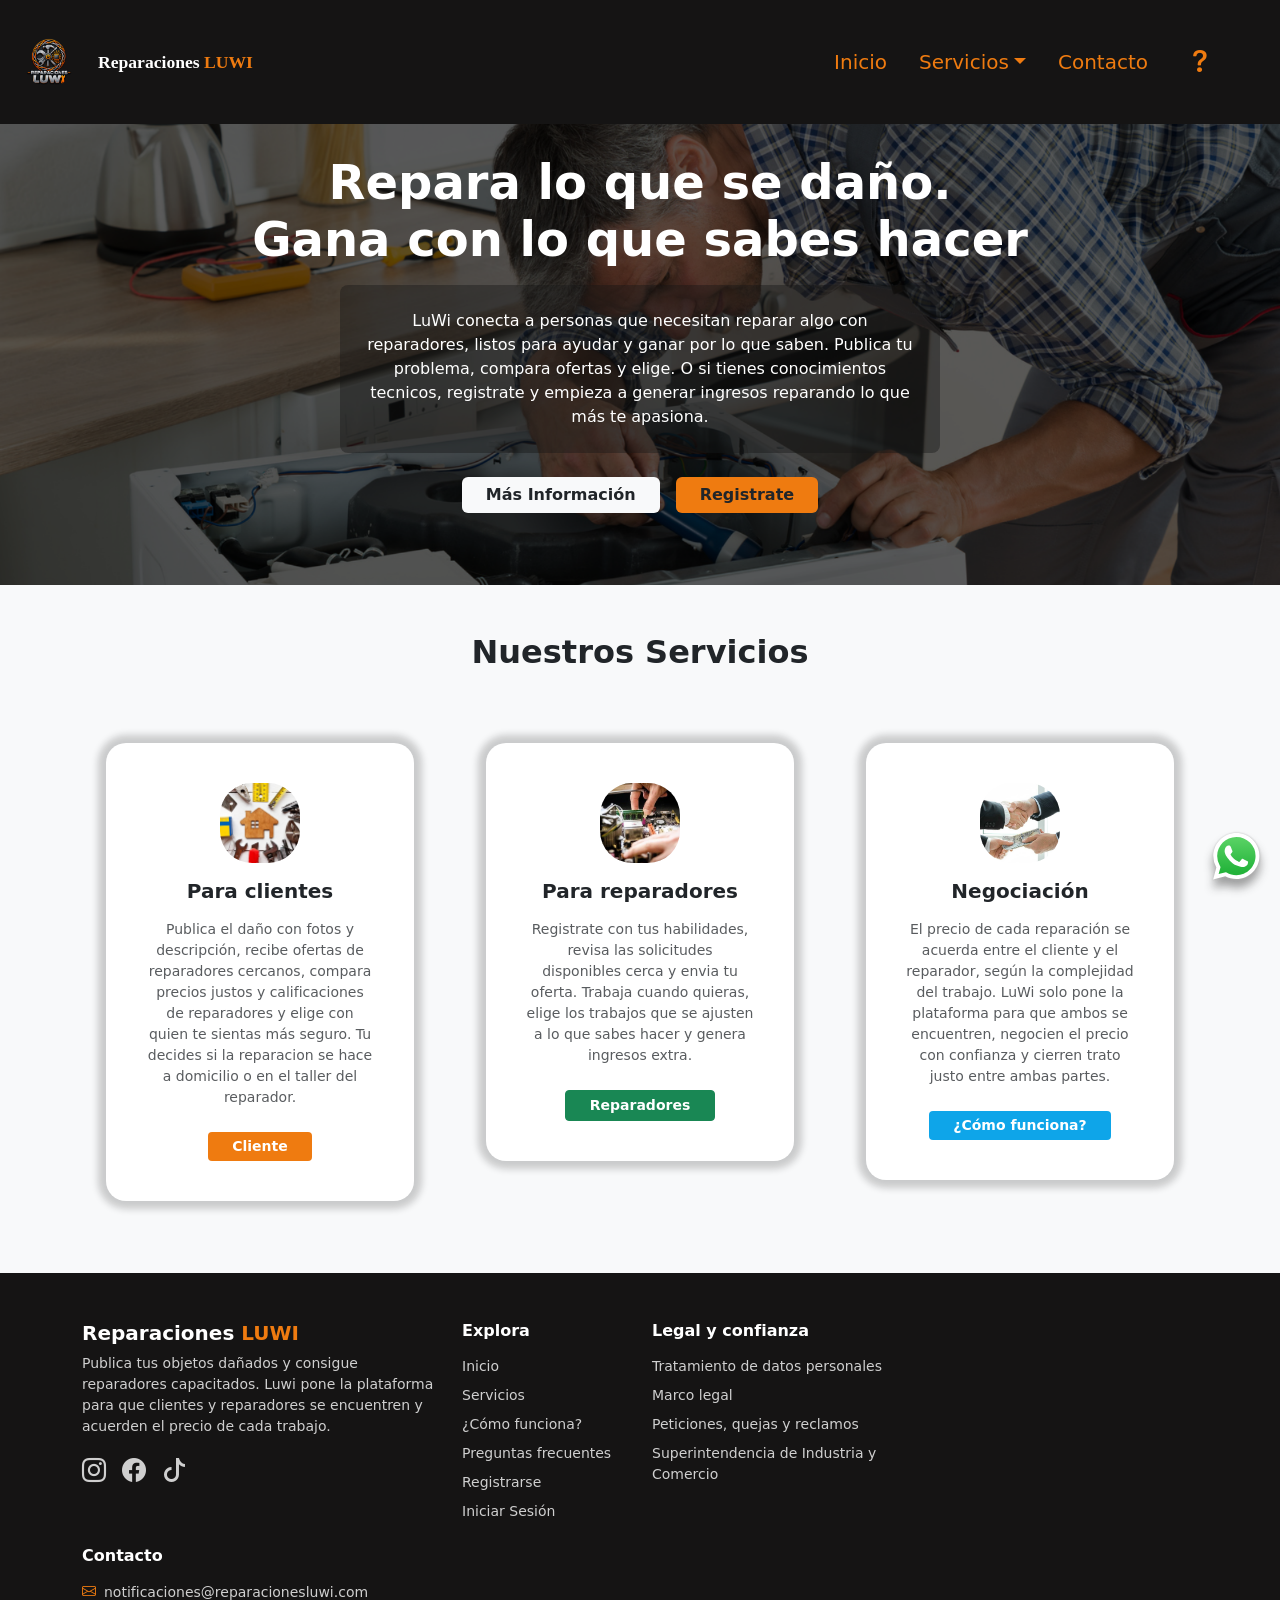
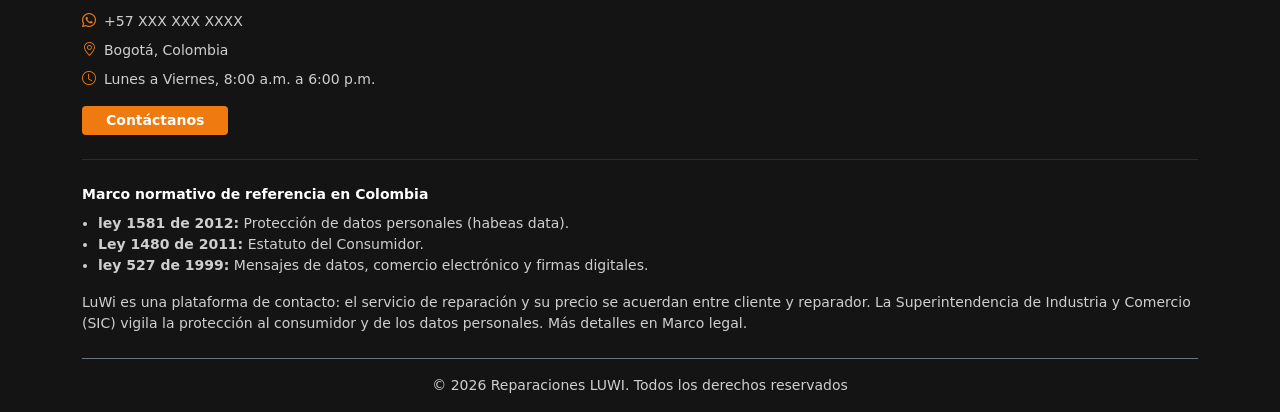
<file: index.html>
<!DOCTYPE html>
<html lang="es-CO">
    <head>
        <meta charset="UTF-8">
        <meta name="viewport" content="width=device-width, initial-scale=1.0">
        <title>Reparaciones LuWi</title>
        <!-- Bootstrap 5 CSS CDN -->
        <link href="https://cdn.jsdelivr.net/npm/bootstrap@5.3.3/dist/css/bootstrap.min.css" rel="stylesheet">
        <!-- Bootstrap Icons (Mantenido por si necesitas iconos en otro lado, como la lupa) -->
        <link href="https://cdn.jsdelivr.net/npm/bootstrap-icons@1.11.3/font/bootstrap-icons.min.css" rel="stylesheet">
        <!--Estilos personalizados-->
        <link href="/styles/styleIndex.css" rel="stylesheet">
        <link href = "/Imagenes/logoLUWI.png" rel = "icon">
    </head>
    <body class="bg-light">
        <!-- Header / Navbar -->
        <header class="text-white px-4 py-3 d-flex justify-content-between align-items-center fixed-top">
            <a href="index.html" class="navbar-brand text-white fw-bold d-flex align-items-center gap-4 text-decoration-none" id = "linkPrincipal">
                <img src="Imagenes/logoPrincipalLuwi.png" alt="Logo DevStudio" width="50" height="50" class="rounded-circle object-fit-cover" onerror="this.style.display='none'">
                        <div>Reparaciones <span class="textNaranjas">LUWI</span></div>
            </a>
            <nav class="navbar navbar-expand-lg navbar-dark">
                <div class="container-fluid">
                    <button class="navbar-toggler" type="button" data-bs-toggle="offcanvas" data-bs-target="#menuMoviles">
                        <span class="navbar-toggler-icon"></span>
                    </button>
                    <section class="offcanvas offcanvas-start bg-black" id="menuMoviles" tabindex="-1">
                        <div class="offcanvas-header m-2" data-bs-theme="dark">
                            <h5 class="offcanvas-title text-white fw-bold">Reparaciones <span class="textNaranjas">LUWI</span></h5>
                            <button class="btn-close" type="button" aria-label="Close" data-bs-dismiss="offcanvas"></button>
                        </div>
                        <div class="offcanvas-body d-flex flex-column justify-content-between px-0 m-md-2">
                            <ul class="navbar-nav fs-5 justify-content-evenly align-items-lg-center">
                                <li class="nav-item p-3 py-md-1">
                                    <a href="#sect-hero" class="text-decoration-none enlacesNav">Inicio</a>
                                </li>
                                <li class="nav-item p-3 py-md-1 dropdown">
                                    <a href="#services" class="text-decoration-none enlacesNav dropdown-item dropdown-toggle" id="servicios" data-bs-toggle="dropdown" >Servicios</a>
                                    <ul class="dropdown-menu dropdown-menu-dark" aria-labelledby="servicios">
                                        <li class="mb-2">
                                            <a href="pages/registroUser.html" class="dropdown-item text-decoration-none enlacesNav">Registrarse</a>
                                        </li>
                                        <li class="mb-2">
                                            <a href="pages/login.html" class="dropdown-item text-decoration-none enlacesNav">Iniciar Sesión</a>
                                        </li>
                                    </ul>

                                </li>
                                <li class="nav-item p-3 py-md-1">
                                    <a href="#contact" class="text-decoration-none enlacesNav">Contacto</a>
                                </li>
                                <li class="nav-item">
                                    <a href="pages/moreInfo.html#preguntas" id="preguntas-frecuentes" aria-label="Preguntas frecuentes" title="Preguntas frecuentes">
                                        <i class="bi bi-question p-3 py-md-1 enlace-naranja fs-1" style="cursor: pointer;"></i>
                                    </a>
                                </li>
                            </ul>
                        </div>
                    </section>
                </div>
            </nav>
        </header>

        <!-- Hero Section -->
        <section class="text-white text-center py-5 px-3" id="sect-hero">
            <div class="container py-4" >
                <h1 class="fw-bold display-5 mb-3">Repara lo que se daño.<br>Gana con lo que sabes hacer</h1>
                <p class="text-tertiary mx-auto mb-4 bg-text p-4 rounded-3" style="max-width: 600px;">
                    LuWi conecta a personas que necesitan reparar algo con reparadores, listos para ayudar y ganar por lo que saben. Publica tu problema, compara ofertas y elige. O si tienes conocimientos tecnicos, registrate y empieza a generar ingresos reparando lo que más te apasiona.
                </p>
                <div class="d-flex justify-content-center gap-3">
                    <a href="pages/moreInfo.html" class="btn btn-outline-dark btn-light px-4 fw-semibold btn-tertiary">Más Información</a>
                    <a href="pages/registroUser.html" class="btn btn-outline-dark px-4 fw-semibold d-flex align-items-center btn-primary">Registrate</a>
                </div>
            </div>
        </section>

        <!-- Services Section -->
        <section class="container py-5 text-center" id="services">
            <h2 class="fw-bold mb-5 text-dark">Nuestros Servicios</h2>
            <div class="row g-4 justify-content-center align-items-start">
                
                <!-- Tarjeta 1: Para clientes -->
                <div class="col-md-4">
                    <div class="h-100 p-4 text-center">
                        <div class="card-body d-flex flex-column align-items-center">
                            <!-- IMAGEN LOCAL: Clientes -->
                            <img src="/Imagenes/imgClientes.jpg" alt="Clientes" class="img-fluid mb-3 rounded-5" style="width: 80px; height: 80px; object-fit: contain;">
                            <h3 class="h5 fw-bold mb-3">Para clientes</h3>
                            <p class="text-muted small mb-4">Publica el daño con fotos y descripción, recibe ofertas de reparadores cercanos, compara precios justos y calificaciones de reparadores y elige con quien te sientas más seguro. Tu decides si la reparacion se hace a domicilio o en el taller del reparador.</p>
                            <a href="pages/registroUser.html?rol=CLIENTE" class="btn btn-primary btn-sm mt-auto px-4 fw-semibold">Cliente</a>
                        </div>
                    </div>
                </div>

                <!-- Tarjeta 2: Para Reparadores -->
                <div class="col-md-4">
                    <div class="h-100 p-4 text-center">
                        <div class="card-body d-flex flex-column align-items-center">
                            <!-- IMAGEN LOCAL: Reparadores -->
                            <img src="Imagenes/imgReparador.jpg" alt="Reparador" class="img-fluid mb-3 rounded-5" style="width: 80px; height: 80px; object-fit: contain;">
                            
                            <h3 class="h5 fw-bold mb-3">Para reparadores</h3>
                            <p class="text-muted small mb-4">Registrate con tus habilidades, revisa las solicitudes disponibles cerca y envia tu oferta. Trabaja cuando quieras, elige los trabajos que se ajusten a lo que sabes hacer y genera ingresos extra.</p>
                            <a href="pages/registroUser.html?rol=REPARADOR" class="btn btn-success btn-sm mt-auto px-4 fw-semibold">Reparadores</a>
                        </div>
                    </div>
                </div>

                <!-- Tarjeta 3: Negociación directa -->
                <div class="col-md-4">
                    <div class="h-100 p-4 text-center">
                        <div class="card-body d-flex flex-column align-items-center">
                            <!-- IMAGEN LOCAL: Negociación -->
                            <img src="Imagenes/imgNegociacion.jpg" alt="Negociación" class="img-fluid mb-3 rounded-5" style="width: 80px; height: 80px; object-fit: contain;">
                            
                            <h3 class="h5 fw-bold mb-3">Negociación</h3>
                            <p class="text-muted small mb-4">El precio de cada reparación se acuerda entre el cliente y el reparador, según la complejidad del trabajo. LuWi solo pone la plataforma para que ambos se encuentren, negocien el precio con confianza y cierren trato justo entre ambas partes.</p>
                            <a href="pages/moreInfo.html#como-funciona" class="btn btn-info text-white btn-sm mt-auto px-4 fw-semibold">¿Cómo funciona?</a>
                        </div>
                    </div>
                </div>

            </div>
        </section>

        
        <footer class="footer-luwi pt-5 pb-3" id="contact">
            <div class="container">
                <div class="row g-4">
                    <div class="col-12 col md-6 col-lg-4">
                        <h3 class="h5 fw-bold text-white mb-2">Reparaciones <span class="textNaranjas">LUWI</span></h3>
                        <p class="small mb-3">Publica tus objetos dañados y consigue reparadores capacitados. Luwi pone la plataforma para que clientes y reparadores se encuentren y acuerden el precio de cada trabajo.</p>
                        <div class="d-flex gap-3 fs-4">
                            <a href="#" aria-label="Instagram">
                                <i class="bi bi-instagram"></i>
                            </a>
                            <a href="#" aria-label="Facebook">
                                <i class="bi bi-facebook"></i>
                            </a>
                            <a href="#" aria-label="Tiktok">
                                <i class="bi bi-tiktok"></i>
                            </a>
                        </div>
                    </div>
                    <div class="col-6 col-md-3 col-lg-2">
                        <h4 class="h6 fw-bold text-white mb-3">Explora</h4>
                        <ul class="list-unstyled small mb-0 d-grid gap-2">
                            <li><a href="#sect-hero">Inicio</a></li>
                            <li><a href="#services">Servicios</a></li>
                            <li><a href="pages/moreInfo.html#como-funciona">¿Cómo funciona?</a></li>
                            <li><a href="pages//moreInfo.html#preguntas">Preguntas frecuentes</a></li>
                            <li><a href="pages/registroUser.html">Registrarse</a></li>
                            <li><a href="pages/login.html">Iniciar Sesión</a></li>
                        </ul>
                    </div>

                    <div class="col-6 col-md-3 col-lg-3">
                        <h4 class="h6 fw-bold text-white mb-3">Legal y confianza</h4>
                        <ul class="list-unstyled small mb-0 d-grid gap-2">
                            <li><a href="pages/moreInfo.html#datos">Tratamiento de datos personales</a></li>
                            <li><a href="pages/moreInfo.html#marco-legal">Marco legal</a></li>
                            <li><a href="pages/moreInfo.html#contacto">Peticiones, quejas y reclamos</a></li>
                            <li><a href="https://www.sic.gov.co" target="_blank" rel="noopener noreferrer">Superintendencia de Industria y Comercio</a></li>
                        </ul>
                    </div>

                    <div class="col-12 col-md-6 col-lg3">
                        <h4 class="h6 fw-bold text-white mb-3">Contacto</h4>
                        <ul class="list-unstyled small mb-3 d-grid gap-2">
                            <li><i class="bi bi-envelope me-2 textNaranjas"></i><a href="mailto:notificaciones@reparacionesluwi.com">notificaciones@reparacionesluwi.com</a></li>
                            <li><i class="bi bi-whatsapp me-2 textNaranjas"></i><a href="https://wa.me/57XXXXXXXXXX" target="_blank" rel="noopener noreferrer">+57 XXX XXX XXXX</a></li>
                            <li><i class="bi bi-geo-alt me-2 textNaranjas"></i>Bogotá, Colombia</li>
                            <li><i class="bi bi-clock me-2 textNaranjas"></i>Lunes a Viernes, 8:00 a.m. a 6:00 p.m.</li>
                        </ul>
                        <a href="mailto:notificaciones@reparacionesluwi.com" class="btn btn-primary btn-sm px-4 fw-semibold">Contáctanos</a>
                    </div>
                </div>

                <hr class="border-secondary my-4">

                <div class="small">
                    <p class="fw-semibold text-white mb-2">Marco normativo de referencia en Colombia</p>
                    <ul class="mb-3 ps-3">
                        <li><strong>ley 1581 de 2012:</strong> Protección de datos personales (habeas data).</li>
                        <li><strong>Ley 1480 de 2011:</strong> Estatuto del Consumidor.</li>
                        <li><strong>ley 527 de 1999:</strong> Mensajes de datos, comercio electrónico y firmas digitales.</li>
                    </ul>
                    <p class="mb-0">
                        LuWi es una plataforma de contacto: el servicio de reparación y su precio se acuerdan entre
                        cliente y reparador. La Superintendencia de Industria y Comercio (SIC) vigila la protección
                        al consumidor y de los datos personales. Más detalles en
                        <a href="pages/moreInfo.html#marco-legal" class="textNaranjas">Marco legal</a>.
                    </p>
                </div>
                <p class="text-center small mb-0 mt-4 pt-3 border-top border-secondary">&COPY 2026 Reparaciones LUWI. Todos los derechos reservados</p>
            </div>
            <a href="https://wa.me/57XXXXXXXXXX" class="d-flex position-fixed bottom-0 end-0 m-3" target="_blank" rel="noopener noreferrer" aria-label="Escríbenos por WhatsApp">
                <img src="/Imagenes/WhatsApp.svg" alt="WhatsApp" width="55px" id = "img-whatsapp">
            </a>
        </footer>
        
        <!-- Bootstrap 5 JS Bundle CDN -->
        <script src="https://cdn.jsdelivr.net/npm/bootstrap@5.3.3/dist/js/bootstrap.bundle.min.js"></script>
    </body>
</html>
</file>
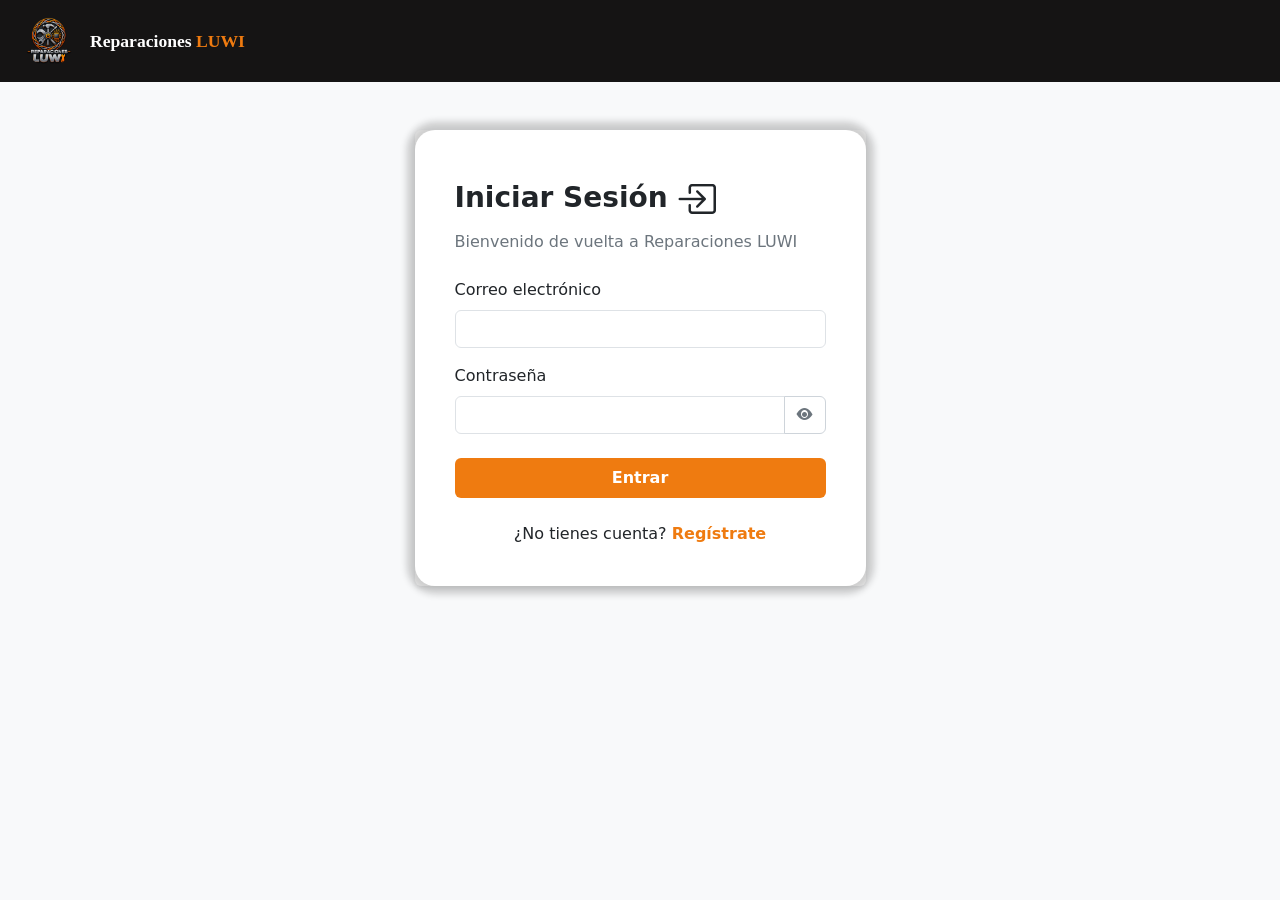
<file: pages/login.html>
<!DOCTYPE html>
<html lang="es-CO">
<head>
    <meta charset="UTF-8">
    <meta name="viewport" content="width=device-width, initial-scale=1.0">
    <title>Reparaciones LuWi | Login</title>
    <!-- Bootstrap 5 CSS CDN -->
    <link href="https://cdn.jsdelivr.net/npm/bootstrap@5.3.3/dist/css/bootstrap.min.css" rel="stylesheet">
    <!-- Bootstrap Icons (Mantenido por si necesitas iconos en otro lado, como la lupa) -->
    <link href="https://cdn.jsdelivr.net/npm/bootstrap-icons@1.11.3/font/bootstrap-icons.min.css" rel="stylesheet">
    <!--Estilos personalizados-->
    <link href="/styles/styleIndex.css" rel="stylesheet">
    <link rel="stylesheet" href= "/styles/otrasPantallas.css">
    <link href = "/Imagenes/logoLUWI.png" rel = "icon">
</head>
<body class="bg-light">
    <header class="text-white px-4 py-3">
        <a href="/index.html" class="navbar-brand text-white fw-bold d-flex align-items-center gap-3 text-decoration-none flex-wrap" id="linkPrincipal">
            <img src="/Imagenes/logoPrincipalLuwi.png" alt="logo LUWI Reparaciones" width="50" height="50" class="rounded-circle object-fit-cover">
            <div>Reparaciones <span class="textNaranjas">LUWI</span></div>
        </a>
    </header>
    <main class="container py-5">
        <div class="row justify-content-center">
            <div class="col-12 col-md-8 col-lg-5">
                <div class="card shadow-sm border-0">
                    <div class="card-body p-4">
                        <div class="d-flex flex-wrap align-items-center g-">
                            <h1 class="h3 fw-bold mb-1">Iniciar Sesión</h1>
                            <i class="bi bi-box-arrow-in-right fs-1 ms-2"></i>
                        </div>
                        <p class="text-secondary mb-4">Bienvenido de vuelta a Reparaciones LUWI</p>

                        <div id="alerta"></div>

                        <form id="formLogin" novalidate>
                            <!-- Correo Electrónico -->
                            <div class="mb-3">
                                <label for="correo" class="form-label">Correo electrónico</label>
                                <input type="email" class="form-control" name="correo" id="correo" required>
                                <div class="invalid-feedback">Escribe un correo válido</div>
                            </div>
                            <!-- Contraseña -->
                            <div class="mb-4">
                                <label for="contrasena" class="form-label">Contraseña</label>
                                <div class="input-group has-validation">
                                    <input type="password" class="form-control" name="contrasena" id="contrasena" required>
                                    <button type="button" class="btn btn-outline-secondary btn-ver-password" data-objetivo="contrasena" aria-label="Mostrar contraseña" title="Mostrar contraseña">
                                        <i class="bi bi-eye-fill"></i>
                                    </button>
                                    <div class="invalid-feedback">Escribe tu contraseña.</div>
                                </div>
                            </div>

                            <button type="submit" class="btn btn-primary w-100 py-2 fw-semibold">Entrar</button>
                        </form>

                        <p class="text-center mt-4 mb-0">
                            ¿No tienes cuenta? <a href="/pages/registroUser.html" class="enlace-naranja text-decoration-none">Regístrate</a>
                        </p>
                    </div>
                </div>
            </div>
        </div>
    </main>

    <script src="/js/api.js"></script>
    <script src="/js/verPassword.js"></script>
    <script src="/js/login.js"></script>
</body>
</html>
</file>
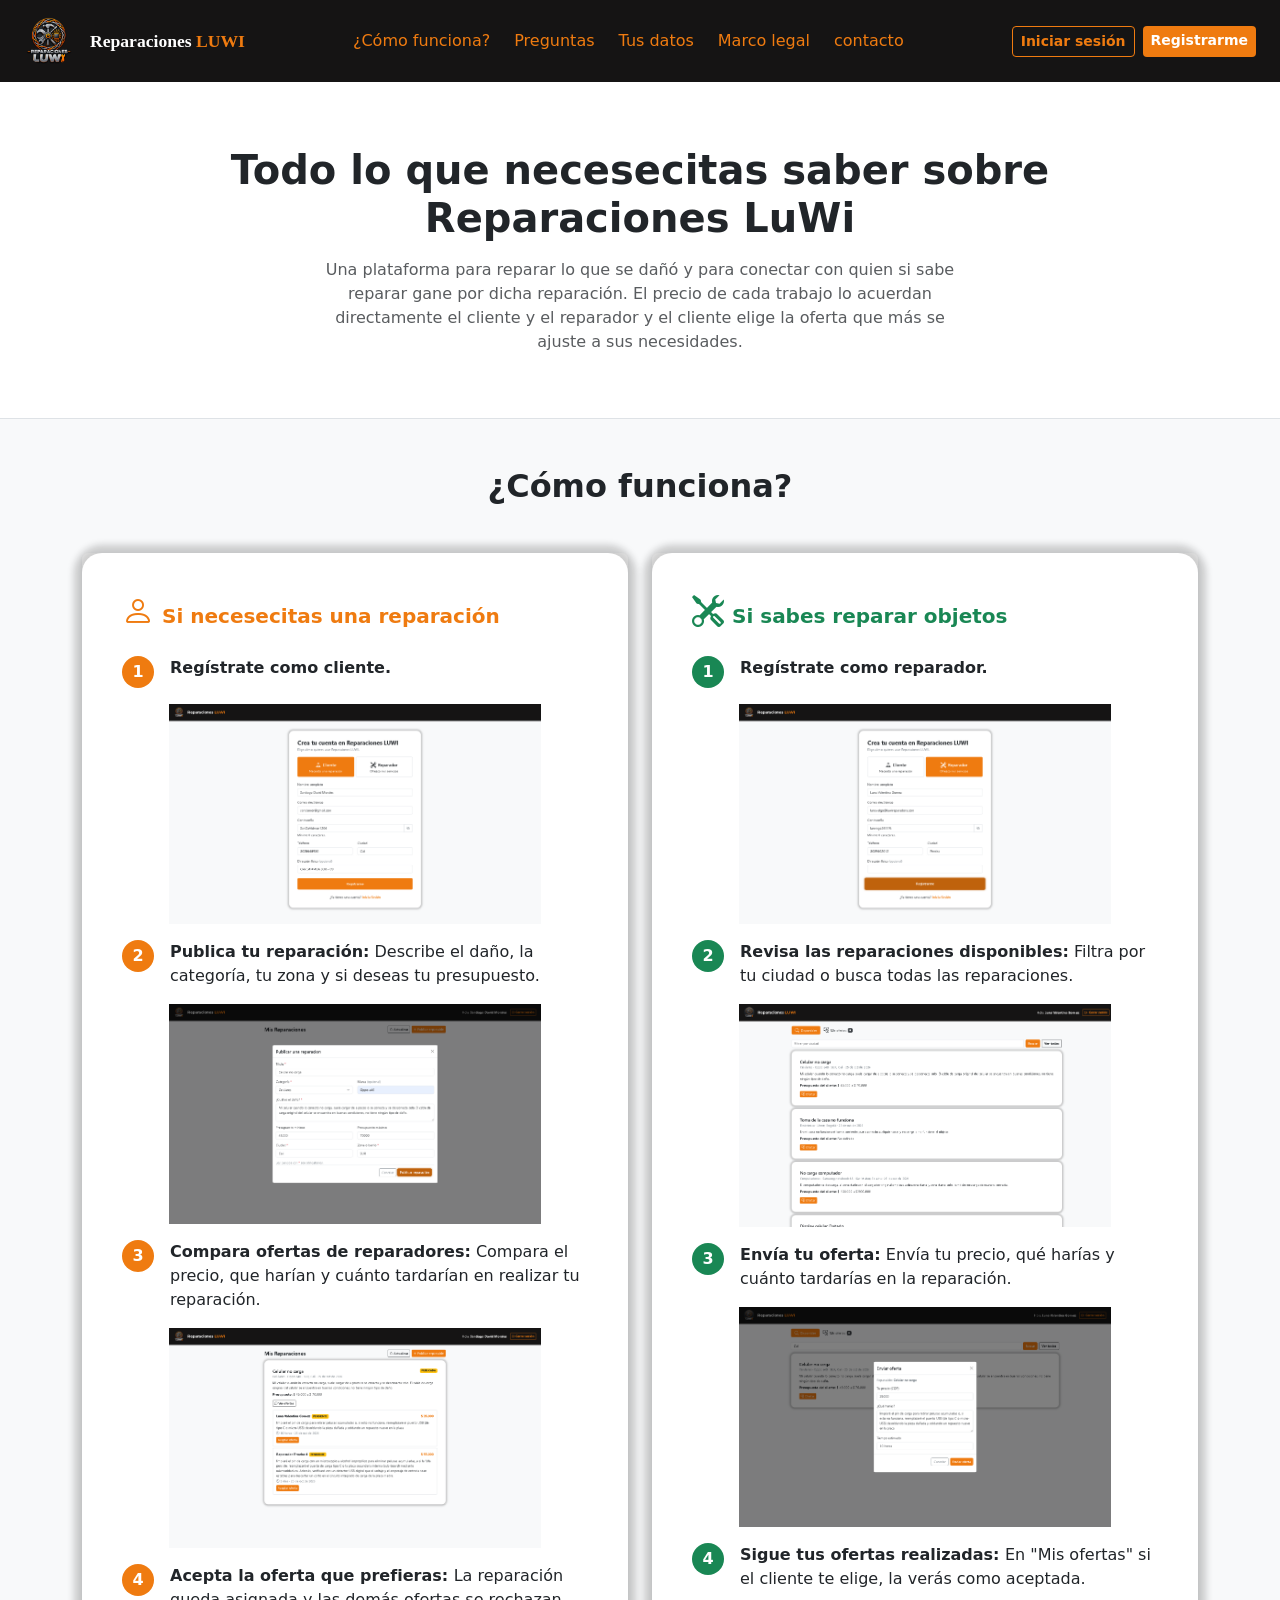
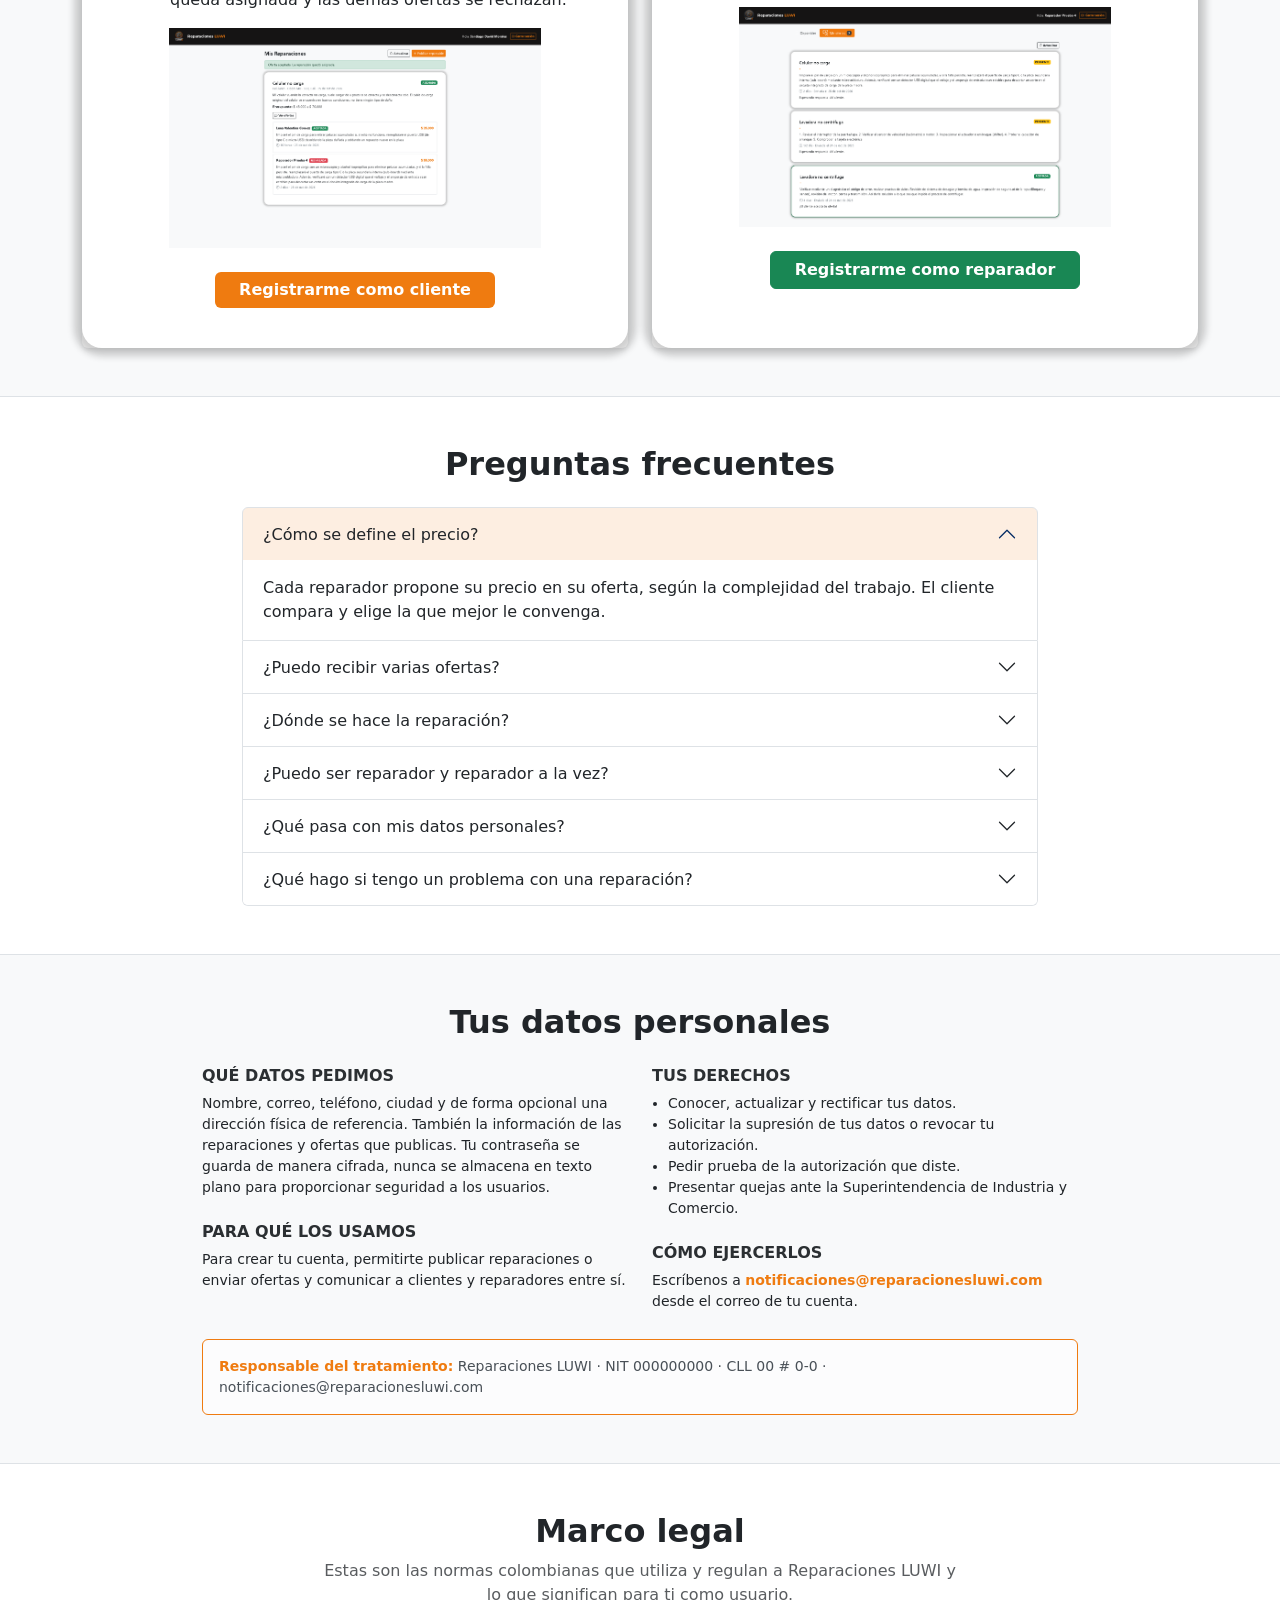
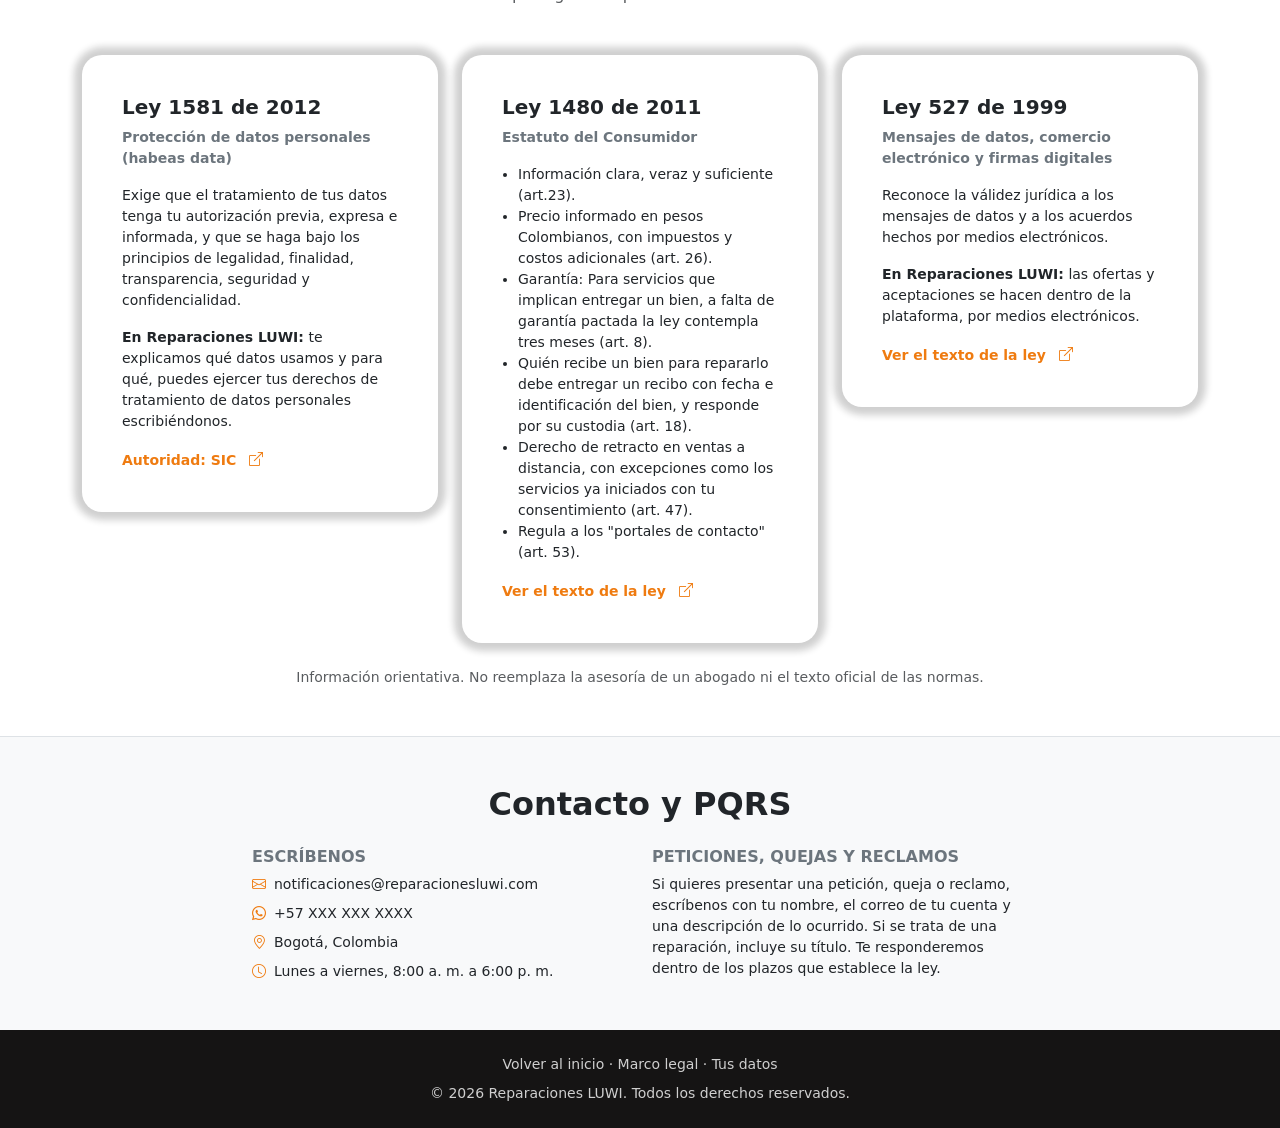
<file: pages/moreInfo.html>
<!DOCTYPE html>
<html lang="es-CO">
<head>
    <meta charset="UTF-8">
    <meta name="viewport" content="width=device-width, initial-scale=1.0">
    <title>Reparaciones LuWi | Más información</title>
    <!-- Bootstrap 5 CSS CDN -->
    <link href="https://cdn.jsdelivr.net/npm/bootstrap@5.3.3/dist/css/bootstrap.min.css" rel="stylesheet">
    <!-- Bootstrap Icons (Mantenido por si necesitas iconos en otro lado, como la lupa) -->
    <link href="https://cdn.jsdelivr.net/npm/bootstrap-icons@1.11.3/font/bootstrap-icons.min.css" rel="stylesheet">
        <!--Estilos personalizados-->
    <link href="/styles/styleIndex.css" rel="stylesheet">
    <link href = "/Imagenes/logoLUWI.png" rel = "icon">
</head>
<body class="bg-light">
    <header class="text-white px-4 py-3 d-flex justify-content-between align-items-center flex-wrap gap-2 sticky-top">
        <a href="/index.html" class="navbar-brand text-white fw-bold d-flex align-items-center gap-3 text-decoration-none" id="linkPrincipal">
            <img src="/Imagenes/logoPrincipalLuwi.png" alt="Logo LUWI" width="50" height="50" class="rounded-circle object-fit-cover">
            <div>Reparaciones <span class="textNaranjas">LUWI</span></div>
        </a>
        <nav class="d-none d-lg-flex gap-4">
            <a href="#como-funciona" class="text-decoration-none enlacesNav">¿Cómo funciona?</a>
            <a href="#preguntas" class="text-decoration-none enlacesNav">Preguntas</a>
            <a href="#datos" class="text-decoration-none enlacesNav">Tus datos</a>
            <a href="#marco-legal" class="text-decoration-none enlacesNav">Marco legal</a>
            <a href="#contacto" class="text-decoration-none enlacesNav">contacto</a>
        </nav>
        <div class="d-flex gap-2">
            <a href="/pages/login.html" class="btn btn-outline-primary btn-sm
            ">Iniciar sesión</a>
            <a href="/pages/registroUser.html" class="btn btn-primary btn-sm fw-bold">Registrarme</a>
        </div>
    </header>

    <main>
        <section class="text-center py-5 px-3 bg-white border-bottom">
            <div class="container py-3">
                <h1 class="fw-bold display-6 mb-3">Todo lo que necesecitas saber sobre Reparaciones LuWi</h1>
                <p class="text-muted mx-auto mb-0" style="max-width: 640px;">Una plataforma para reparar lo que se dañó y para conectar con quien si sabe reparar gane por dicha reparación. El precio de cada trabajo lo acuerdan directamente el cliente y el reparador y el cliente elige la oferta que más se ajuste a sus necesidades.</p>
            </div>
        </section>

        <section class="container py-5" id="como-funciona">
            <h2 class="fw-bold text-center mb-5">¿Cómo funciona?</h2>
            <div class="row g-4">
                <div class="col-12 col-lg-6">
                    <div class="card h-100 shadow-sm border-0">
                        <div class="card-body p-4">
                            <h3 class="h5 fw-bold mb-4 textNaranjas"><i class="bi bi-person me-2 fs-2"></i>Si necesecitas una reparación</h3>
                            <ol class="list-unstyled d-grid gap-3 mb-4">
                                <li class="d-flex gap-3"><span class="paso-numero">1</span><strong>Regístrate como cliente.</strong></li>
                                <img src="/Imagenes/capturas/clientes/registroUserCliente.png" style="max-width: 80%; margin-inline: auto;" alt="Paso de registro">

                                <li class="d-flex gap-3"><span class="paso-numero">2</span><span><strong>Publica tu reparación:</strong> Describe el daño, la categoría, tu zona y si deseas tu presupuesto.</span></li>
                                <img src="/Imagenes/capturas/clientes/crearPublicacionReparacion.png" style="max-width: 80%; margin-inline: auto;" alt="Paso de publicar reparación">

                                <li class="d-flex gap-3"><span class="paso-numero">3</span><span><strong>Compara ofertas de reparadores:</strong> Compara el precio, que harían y cuánto tardarían en realizar tu reparación.</span></li>
                                <img src="/Imagenes/capturas/clientes/comparacionOfertasCliente.png" style="max-width: 80%; margin-inline: auto;" alt="Paso de comparar entre ofertas">

                                <li class="d-flex gap-3"><span class="paso-numero">4</span><span><strong>Acepta la oferta que prefieras: </strong> La reparación queda asignada y las demás ofertas se rechazan.</span></li>
                                <img src="/Imagenes/capturas/clientes/aceptarOfertaCliente.png" style="max-width: 80%; margin-inline: auto;" alt="Paso de aceptar oferta y rechazar las demás">
                            </ol>
                            <div class="d-flex justify-content-center">
                                <a href="/pages/registroUser.html?rol=CLIENTE" class="btn btn-primary fw-semibold px-4 ">Registrarme como cliente</a>
                            </div>
                        </div>
                    </div>
                </div>

                <div class="col-12 col-lg-6">
                    <div class="card h-100 shadow-sm border-0">
                        <div class="card-body p-4">
                            <h3 class="h5 fw-bold mb-4 text-success"><i class="bi bi-tools me-2 fs-2"></i>Si sabes reparar objetos</h3>
                            <ol class="list-unstyled d-grid gap-3 mb-4">
                                <li class="d-flex gap-3"><span class="paso-numero bg-success">1</span><strong>Regístrate como reparador.</strong></li>
                                <img src="/Imagenes/capturas/reparador/registroUserReparador.png" style="max-width: 80%; margin-inline: auto;" alt="Paso de registro">

                                <li class="d-flex gap-3"><span class="paso-numero bg-success">2</span><span><strong>Revisa las reparaciones disponibles:</strong> Filtra por tu ciudad o busca todas las reparaciones.</span></li>
                                <img src="/Imagenes/capturas/reparador/reparacionesDisponiblesReparador.png" style="max-width: 80%; margin-inline: auto;" alt="Paso buscar reparaciones">

                                <li class="d-flex gap-3"><span class="paso-numero bg-success">3</span><span><strong>Envía tu oferta:</strong> Envía tu precio, qué harías y cuánto tardarías en la reparación.</span></li>
                                <img src="/Imagenes/capturas/reparador/ofertarReparacionReparador.png" style="max-width: 80%; margin-inline: auto;" alt="Paso enviar oferta.">

                                <li class="d-flex gap-3"><span class="paso-numero bg-success">4</span><span><strong>Sigue tus ofertas realizadas: </strong> En "Mis ofertas" si el cliente te elige, la verás como aceptada.</span></li>
                                <img src="/Imagenes/capturas/reparador/ofertaAceptadaReparador.png" style="max-width: 80%; margin-inline: auto;" alt="Paso de aceptar oferta y rechazar las demás">
                            </ol>
                            <div class="d-flex justify-content-center">
                                <a href="/pages/registroUser.html?rol=REPARADOR" class="btn btn-success fw-semibold px-4 ">Registrarme como reparador</a>
                            </div>
                        </div>
                    </div>
                </div>
            </div>
        </section>

        <section class="bg-white py-5 border-top border-bottom" id="preguntas">
            <div class="container" style="max-width: 820px;">
                <h2 class="fw-bold text-center mb-4">Preguntas frecuentes</h2>
                <div class="accordion" id="acordeonPreguntas">
                    <div class="accordion-item">
                        <h3 class="accordion-header">
                            <button class="accordion-button" type="button" data-bs-toggle="collapse" data-bs-target="#preg1" aria-expanded="true" aria-controls="preg1">
                                ¿Cómo se define el precio?
                            </button>
                        </h3>
                        <div id="preg1" class="accordion-collapse collapse show" data-bs-parent="#acordeonPreguntas">
                            <div class="accordion-body">
                                Cada reparador propone su precio en su oferta, según la complejidad del trabajo. El cliente compara y elige la que mejor le convenga.
                            </div>
                        </div>
                    </div>

                    <div class="accordion-item">
                        <h3 class="accordion-header">
                            <button class="accordion-button collapsed" type="button" data-bs-toggle="collapse" data-bs-target="#preg2" aria-expanded="false" aria-controls="preg2">
                                ¿Puedo recibir varias ofertas?
                            </button>
                        </h3>
                        <div id="preg2" class="accordion-collapse collapse" data-bs-parent="#acordeonPreguntas">
                            <div class="accordion-body">
                                Sí. Varios reparadores pueden ofertar a la misma reparación, pero cada uno puede enviar una sola oferta por reparación. Cuando aceptas una oferta, las demás se rechazan automáticamente.
                            </div>
                        </div>
                    </div>

                    <div class="accordion-item">
                        <h3 class="accordion-header">
                            <button class="accordion-button collapsed" type="button" data-bs-toggle="collapse" data-bs-target="#preg3" aria-expanded="false" aria-controls="preg3">
                                ¿Dónde se hace la reparación?
                            </button>
                        </h3>
                        <div id="preg3" class="accordion-collapse collapse" data-bs-parent="#acordeonPreguntas">
                            <div class="accordion-body">
                                A domicilio del cliente o en el taller del reparador, según el caso. Lo acuerdan las dos partes.
                            </div>
                        </div>
                    </div>

                    <div class="accordion-item">
                        <h3 class="accordion-header">
                            <button class="accordion-button collapsed" type="button" data-bs-toggle="collapse" data-bs-target="#preg4" aria-expanded="false" aria-controls="preg4">
                                ¿Puedo ser reparador y reparador a la vez?
                            </button>
                        </h3>
                        <div id="preg4" class="accordion-collapse collapse" data-bs-parent="#acordeonPreguntas">
                            <div class="accordion-body">
                                En esta versión cada cuenta tiene un solo rol. Si quieres usar reparaciones LuWi en los dos roles, crea dos cuentas con correos distintos.
                            </div>
                        </div>
                    </div>

                    <div class="accordion-item">
                        <h3 class="accordion-header">
                            <button class="accordion-button collapsed" type="button" data-bs-toggle="collapse" data-bs-target="#preg5" aria-expanded="false" aria-controls="preg5">
                                ¿Qué pasa con mis datos personales?
                            </button>
                        </h3>
                        <div id="preg5" class="accordion-collapse collapse" data-bs-parent="#acordeonPreguntas">
                            <div class="accordion-body">
                                Los usamos solo para los fines que te informamos y tienes derechos sobre ellos. Los explicamos en la sección <a href="#datos" class="enlace-naranja text-decoration-none">Tus datos</a>.
                            </div>
                        </div>
                    </div>

                    <div class="accordion-item">
                        <h3 class="accordion-header">
                            <button class="accordion-button collapsed" type="button" data-bs-toggle="collapse" data-bs-target="#preg6" aria-expanded="false" aria-controls="preg6">
                                ¿Qué hago si tengo un problema con una reparación?
                            </button>
                        </h3>
                        <div id="preg6" class="accordion-collapse collapse" data-bs-parent="#acordeonPreguntas">
                            <div class="accordion-body">
                                Escribenos por los canales de la sección <a href="#contacto" class="enlace-naranja text-decoration-none">Contacto</a>. Además, como consumidor puedes acudir a la Superintendencia de Industria y Comercio (SIC), la autoridad que vigila la protección al consumidor en Colombia.
                            </div>
                        </div>
                    </div>
                </div>
            </div>
        </section>

        <section class="container py-5" id="datos" style="max-width: 900px;">
            <h2 class="fw-bold text-center mb-4">Tus datos personales</h2>
            <div class="row g-4">
                <div class="col-12 col-md-6">
                    <h3 class="h6 fw-bold text-uppercase text-secondary-emphasis">Qué datos pedimos</h3>
                    <p class="small mb-4">
                        Nombre, correo, teléfono, ciudad y de forma opcional una dirección física de referencia. También la información de las reparaciones y ofertas que publicas. Tu contraseña se guarda de manera cifrada, nunca se almacena en texto plano para proporcionar seguridad a los usuarios.
                    </p>

                    <h3 class="h6 fw-bold text-uppercase text-secondary-emphasis">Para qué los usamos</h3>
                    <p class="small mb-4">
                        Para crear tu cuenta, permitirte publicar reparaciones o enviar ofertas y comunicar a clientes y reparadores entre sí.
                    </p>
                </div>
                <div class="col-12 col-md-6">
                    <h3 class="h6 fw-bold text-uppercase text-secondary-emphasis">Tus derechos</h3>
                    <ul class="small mb-4 ps-3">
                        <li>Conocer, actualizar y rectificar tus datos.</li>
                        <li>Solicitar la supresión de tus datos o revocar tu autorización.</li>
                        <li>Pedir prueba de la autorización que diste.</li>
                        <li>Presentar quejas ante la Superintendencia de Industria y Comercio.</li>
                    </ul>

                    <h3 class="h6 fw-bold text-uppercase text-secondary-emphasis">Cómo ejercerlos</h3>
                    <p class="small mb-0">
                        Escríbenos a <a href="mailto:notificaciones@reparacionesluwi.com" class="enlace-naranja text-decoration-none">notificaciones@reparacionesluwi.com</a> desde el correo de tu cuenta. 
                    </p>
                </div>
            </div>

            <div class="alert alert-light border mt-4 small mb-0 border-primary">
                <strong class="textNaranjas">Responsable del tratamiento:</strong> Reparaciones LUWI · NIT 000000000 · CLL 00 # 0-0 · notificaciones@reparacionesluwi.com
            </div>
        </section>

        <section class="bg-white py-5 border-top border-bottom" id="marco-legal">
            <div class="container">
                <h2 class="fw-bold text-center mb-2">Marco legal</h2>
                <p class="text-muted text-center mx-auto mb-5" style="max-width: 640px;">Estas son las normas colombianas que utiliza y regulan a Reparaciones LUWI y lo que significan para ti como usuario.</p>

                <div class="row g-4">
                    <div class="col-12 col-lg-4">
                        <div class="card-body p-4">
                            <h3 class="h5 fw-bold">Ley 1581 de 2012</h3>
                            <p class="text-secondary small fw-semibold">Protección de datos personales (habeas data)</p>
                            <p class="small">Exige que el tratamiento de tus datos tenga tu autorización previa, expresa e informada, y que se haga bajo los principios de legalidad, finalidad, transparencia, seguridad y confidencialidad.</p>
                            <p class="small mb-3"><strong>En Reparaciones LUWI:</strong> te explicamos qué datos usamos y para qué, puedes ejercer tus derechos de tratamiento de datos personales escribiéndonos.</p>
                            <a href="https://www.sic.gov.co" target="_blank" rel="noopener noreferrer" class="enlace-naranja text-decoration-none small">
                                Autoridad: SIC <i class="bi bi-box-arrow-up-right ms-2"></i>
                            </a>
                        </div>
                    </div>

                    <div class="col-12 col-lg-4">
                        <div class="card-body p-4">
                            <h3 class="h5 fw-bold">Ley 1480 de 2011</h3>
                            <p class="text-secondary small fw-semibold">Estatuto del Consumidor</p>
                            <ul class="small ps-3">
                                <li>Información clara, veraz y suficiente (art.23).</li>
                                <li>Precio informado en pesos Colombianos, con impuestos y costos adicionales (art. 26).</li>
                                <li>Garantía: Para servicios que implican entregar un bien, a falta de garantía pactada la ley contempla tres meses (art. 8).</li>
                                <li>Quién recibe un bien para repararlo debe entregar un recibo con fecha e identificación del bien, y responde por su custodia (art. 18).</li>
                                <li>Derecho de retracto en ventas a distancia, con excepciones como los servicios ya iniciados con tu consentimiento (art. 47).</li>
                                <li>Regula a los "portales de contacto" (art. 53).</li>
                            </ul>
                            <a href="https://www.cancilleria.gov.co/sites/default/files/Normograma/docs/pdf/ley_1480_2011.pdf" target="_blank" rel="noopener noreferrer" class="enlace-naranja text-decoration-none small">
                                Ver el texto de la ley <i class="bi bi-box-arrow-up-right ms-2"></i>
                            </a>
                        </div>
                    </div>

                    <div class="col-12 col-lg-4">
                        <div class="card-body p-4">
                            <h3 class="h5 fw-bold">Ley 527 de 1999</h3>
                            <p class="text-secondary small fw-semibold">Mensajes de datos, comercio electrónico y firmas digitales</p>
                            <p class="small">Reconoce la válidez jurídica a los mensajes de datos y a los acuerdos hechos por medios electrónicos.</p>
                            <p class="small mb-3"><strong>En Reparaciones LUWI:</strong> las ofertas y aceptaciones se hacen dentro de la plataforma, por medios electrónicos.</p>
                            <a href="https://ideam.gov.co/sites/default/files/normatividad/ley_527_de_1999.pdf" target="_blank" rel="noopener noreferrer" class="enlace-naranja text-decoration-none small">
                                Ver el texto de la ley <i class="bi bi-box-arrow-up-right ms-2"></i>
                            </a>
                        </div>
                    </div>
                </div>
            </div>

            <p class="text-muted small text-center mt-4 mb-0">Información orientativa. No reemplaza la asesoría de un abogado ni el texto oficial de las normas.</p>
        </section>

        <section class="container py-5" id="contacto" style="max-width: 800px;">
            <h2 class="fw-bold text-center mb-4">Contacto y PQRS</h2>
            <div class="row g-4">
                <div class="col-12 col-md-6">
                    <h3 class="h6 fw-bold text-uppercase text-secondary">Escríbenos</h3>
                    
                    <ul class="list-unstyled small d-grid gap-2 mb-0">
                        <li><i class="bi bi-envelope me-2 textNaranjas"></i><a href="mailto:notificaciones@reparacionesluwi.com" class="text-decoration-none enlace">notificaciones@reparacionesluwi.com</a></li>
                        <li><i class="bi bi-whatsapp me-2 textNaranjas"></i><a href="https://wa.me/57XXXXXXXXXX" target="_blank" rel="noopener noreferrer" class="text-decoration-none enlace">+57 XXX XXX XXXX</a></li>
                        <li><i class="bi bi-geo-alt me-2 textNaranjas"></i>Bogotá, Colombia</li>
                        <li><i class="bi bi-clock me-2 textNaranjas"></i>Lunes a viernes, 8:00 a. m. a 6:00 p. m.</li>
                    </ul>
                </div>
                <div class="col-12 col-md-6">
                    <h3 class="h6 fw-bold text-uppercase text-secondary">Peticiones, quejas y reclamos</h3>
                    <p class="small mb-0">
                        Si quieres presentar una petición, queja o reclamo, escríbenos con tu nombre, el correo
                        de tu cuenta y una descripción de lo ocurrido. Si se trata de una reparación, incluye su título.
                        Te responderemos dentro de los plazos que establece la ley.
                    </p>
                </div>
            </div>
        </section>
    </main>

    <footer class="footer-luwi py-4 text-center small">
        <div class="container">
            <a href="/index.html">Volver al inicio</a> ·
            <a href="#marco-legal">Marco legal</a> ·
            <a href="#datos">Tus datos</a>
            <p class="mb-0 mt-2">&COPY 2026 Reparaciones LUWI. Todos los derechos reservados.</p>
        </div>
    </footer>


    <!-- Bootstrap 5 JS Bundle CDN -->
    <script src="https://cdn.jsdelivr.net/npm/bootstrap@5.3.3/dist/js/bootstrap.bundle.min.js"></script>
</body>
</html>
</file>
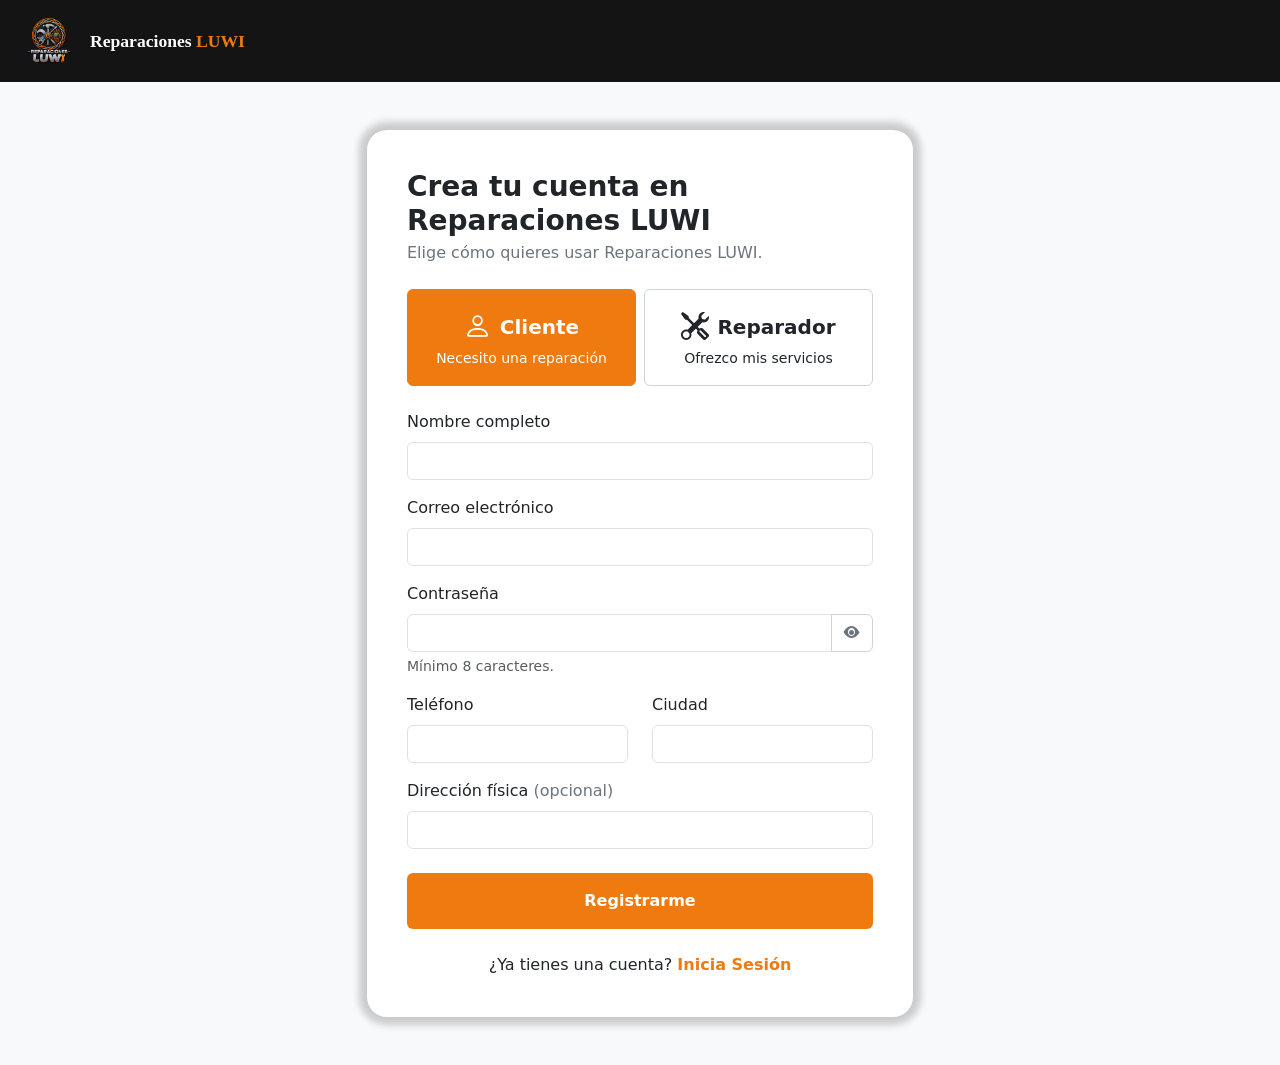
<file: pages/registroUser.html>
<!DOCTYPE html>
<html lang="es-CO">
<head>
    <meta charset="UTF-8">
    <meta name="viewport" content="width=device-width, initial-scale=1.0">
    <title>Reparaciones LuWi | Registro</title>
    <!-- Bootstrap 5 CSS CDN -->
    <link href="https://cdn.jsdelivr.net/npm/bootstrap@5.3.3/dist/css/bootstrap.min.css" rel="stylesheet">
    <!-- Bootstrap Icons (Mantenido por si necesitas iconos en otro lado, como la lupa) -->
    <link href="https://cdn.jsdelivr.net/npm/bootstrap-icons@1.11.3/font/bootstrap-icons.min.css" rel="stylesheet">
    <!--Estilos personalizados-->
    <link href="/styles/styleIndex.css" rel="stylesheet">
    <link rel="stylesheet" href="/styles/otrasPantallas.css">
    <link href = "/Imagenes/logoLUWI.png" rel = "icon">
</head>
<body class="bg-light">
    <header class="text-white px-4 py-3">
        <a href="/index.html" class="navbar-brand text-white fw-bold d-flex align-items-center gap-3 text-decoration-none flex-wrap" id="linkPrincipal">
            <img src="/Imagenes/logoPrincipalLuwi.png" alt="logo LUWI Reparaciones" width="50" height="50" class="rounded-circle object-fit-cover">
            <div>Reparaciones <span class="textNaranjas">LUWI</span></div>
        </a>
    </header>

    <main class="container py-5">
        <div class="row justify-content-center">
            <div class="col-12 col-md-9 col-lg-6">
                <div class="card-body p-4" id="cont-formularioRegistro">
                    <h1 class="h3 fw-bold mb-1">Crea tu cuenta en Reparaciones LUWI</h1>
                    <p class="text-secondary mb-4">Elige cómo quieres usar Reparaciones LUWI.</p>

                    <div id = "alerta"></div>
                    <form id="formRegistro" novalidate>
                        <!-- Rol -->
                        <div class="row g-2 mb-4" id = "rolSelect">
                            <div class="col-6">
                                <input type="radio" class="btn-check" name="rol" id="rolCliente" value="CLIENTE" checked>
                                <label class="btn btn-rol w-100 py-3" for="rolCliente">
                                    <div class="d-flex align-items-center justify-content-center">
                                        <i class="bi bi-person fs-3 me-2"></i>
                                        <span class="d-block fw-semibold fs-5">Cliente</span>
                                    </div>
                                    <small class="d-block">Necesito una reparación</small>
                                </label>
                            </div>
                            <div class="col-6">
                                <input type="radio" class="btn-check" name="rol" id="rolReparador" value="REPARADOR">
                                <label class="btn btn-rol w-100 py-3" for="rolReparador">
                                    <div class="d-flex align-items-center justify-content-center">
                                        <i class="bi bi-tools fs-3 me-2"></i>
                                        <span class="d-block fw-semibold fs-5"> Reparador</span>
                                    </div>
                                    <small class="d-block">Ofrezco mis servicios</small>
                                </label>
                            </div>
                        </div>

                        <!-- Nombre Completo -->
                        <div class="mb-3">
                            <label for="nombre" class="form-label">Nombre completo</label>
                            <input type="text" class="form-control" id="nombre" name="nombre" maxlength="100" required>
                            <div class="invalid-feedback">Escribe tu nombre.</div>
                        </div>

                        <!-- Correo Electrónico -->
                        <div class="mb-3">
                            <label for="correo" class="form-label">Correo electrónico</label>
                            <input type="email" class="form-control" name="correo" id="correo" maxlength="50" required>
                            <div class="invalid-feedback">Escribe un correo electrónico válido.</div>
                        </div>

                        <!-- Contraseña -->
                        <div class="mb-3">
                            <label for="contrasena" class="form-label">Contraseña</label>
                            <div class="input-group has-validation">
                                <input type="password" class="form-control" name="contrasena" id="contrasena" minlength="8" maxlength="72" required>
                                <button type="button" class="btn btn-outline-secondary btn-ver-password" data-objetivo="contrasena" aria-label="Mostrar contraseña" title="Mostrar contraseña">
                                    <i class="bi bi-eye-fill"></i>
                                </button>
                                <div class="invalid-feedback">La contraseña debe terner almenos 8 caracteres.</div>
                            </div>
                            <div class="form-text">Mínimo 8 caracteres.</div>
                        </div>

                        <!-- Contenedor de Teléfono y ciudad -->
                        <div class="row">
                            <!-- Teléfono de contacto -->
                            <div class="col-md-6 mb-3">
                                <label for="telefono" class="form-label">Teléfono</label>
                                <input type="tel" class="form-control" name="telefono" id="telefono" maxlength="20" required>
                                <div class="invalid-feedback">Escribe tu teléfono.</div>
                            </div>
                            <!-- Ciudad de residencia -->
                            <div class="col-md-6 mb-3">
                                <label for="ciudad" class="form-label">Ciudad</label>
                                <input type="text" class="form-control" id = "ciudad" name="ciudad" maxlength="100" required>
                                <div class="invalid-feedback">Escribe tu ciudad de residencia.</div>
                            </div>
                        </div>

                        <!-- Dirección física -->
                        <div class="mb-4">
                            <label for="direccionReferencia" class="form-label">Dirección física <span class="text-secondary">(opcional)</span></label>
                            <input type="text" class="form-control" name="direccionReferencia" id="direccionReferencia" maxlength="200">
                        </div>
                        
                        <button type="submit" class="btn btn-primary w-100 py-3 fw-semibold">Registrarme</button>

                        <p class="text-center mt-4 mb-0">
                            ¿Ya tienes una cuenta? <a href="/pages/login.html" class="enlace-naranja text-decoration-none">Inicia Sesión</a>
                        </p>
                    </form>
                </div>
            </div>
        </div>
    </main>

    <script src="/js/api.js"></script>
    <script src="/js/verPassword.js"></script>
    <script src="/js/registroRol.js"></script>
    <script src="/js/registro.js"></script>
</body>
</html>
</file>
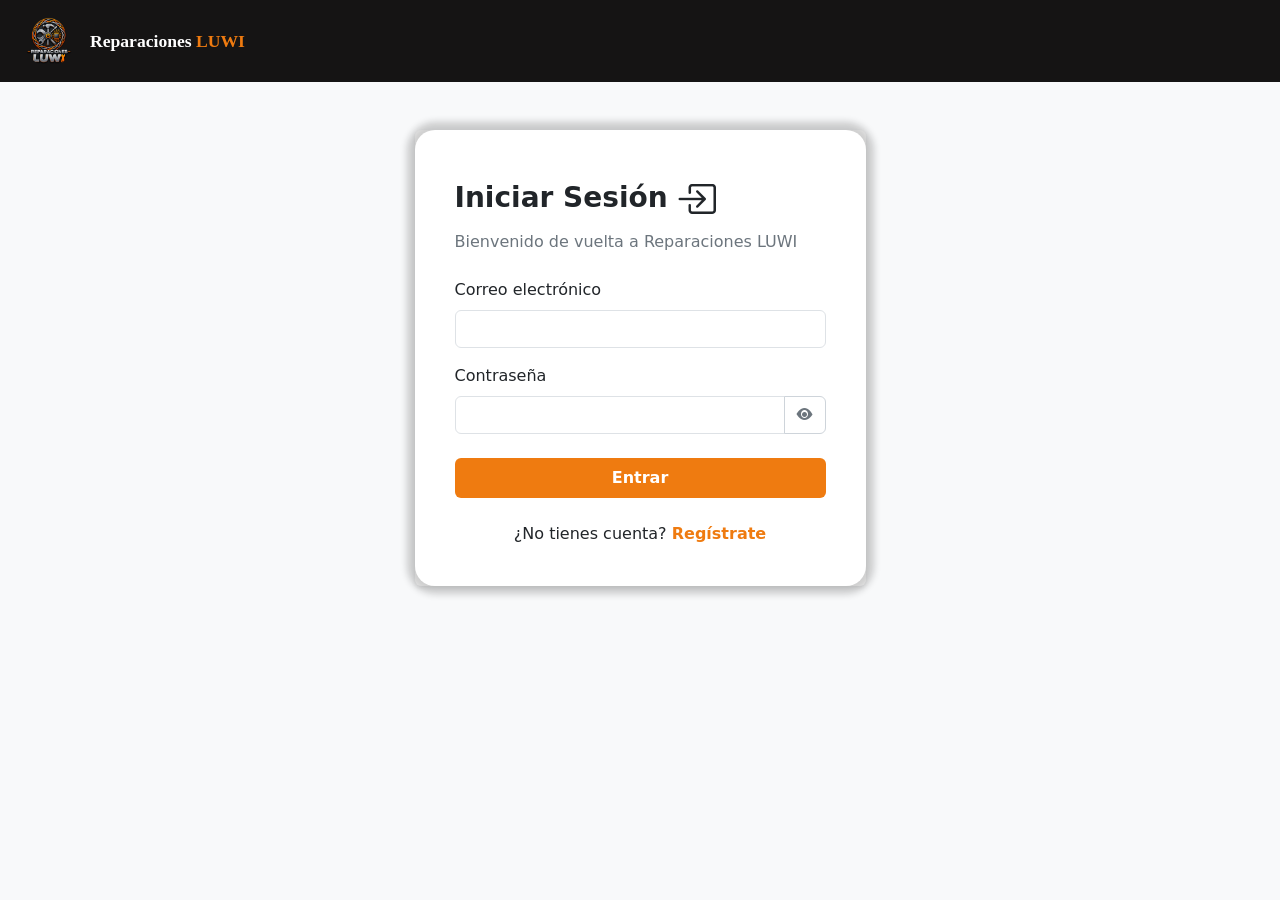
<file: pages/cliente/panelCliente.html>
<!DOCTYPE html>
<html lang="es-CO">
    <head>
        <meta charset="UTF-8">
        <meta name="viewport" content="width=device-width, initial-scale=1.0">
        <title>Reparaciones LuWi | Cliente</title>
        <!-- Bootstrap 5 CSS CDN -->
        <link href="https://cdn.jsdelivr.net/npm/bootstrap@5.3.3/dist/css/bootstrap.min.css" rel="stylesheet">
        <!-- Bootstrap Icons (Mantenido por si necesitas iconos en otro lado, como la lupa) -->
        <link href="https://cdn.jsdelivr.net/npm/bootstrap-icons@1.11.3/font/bootstrap-icons.min.css" rel="stylesheet">
        <!--Estilos personalizados-->
        <link href="/styles/styleIndex.css" rel="stylesheet">
        <link rel="stylesheet" href="/styles/otrasPantallas.css">
        <link href = "/Imagenes/logoLUWI.png" rel = "icon">
    </head>
    <body class="bg-light">
        <!-- Header -->
         <header class="text-white px-4 py-3 d-flex justify-content-between align-items-center">
            <a href="/index.html" class="navbar-brand text-white fw-bold d-flex align-items-center gap-3 text-decoration-none flex-wrap" id="linkPrincipal">
                <img src="/Imagenes/logoPrincipalLuwi.png" alt="logo LUWI Reparaciones" width="50" height="50" class="rounded-circle object-fit-cover">
                <div>Reparaciones <span class="textNaranjas">LUWI</span></div>
            </a>
            <div class="d-flex align-items-center gap-3">
                <span class="d-none d-md-inline">Hola, <strong id="nombreUsuario"></strong></span>
                <button id="btnSalir" class="btn btn-outline-primary btn-sm">
                    <i class="bi bi-box-arrow-right"></i> Cerrar sesión
                </button>
            </div>
        </header>

        <main class="container py-4" style="max-width: 900px;">
            <div class="d-flex justify-content-between align-items-center flex-wrap gap-2 mb-3">
                <h2 class="h4 fw-bold mb-0">Mis Reparaciones</h2>
                <div class="d-flex gap-2">
                    <button id="btnActualizar" class="btn btn-outline-dark btn-sm fs-6 fw-semibold">
                        <i class="bi bi-arrow-clockwise"></i> Actualizar
                    </button>
                    <button id="btnNuevaReparacion" class="btn btn-primary btn-sm fw-semibold">
                        <i class="bi bi-plus-lg"></i> Publicar reparación
                    </button>
                </div>
            </div>

            <div id="alertaLista"></div>
            <div id="listaReparaciones"></div>
        </main>

        <div class="modal fade" id="modalReparacion" tabindex="-1" aria-labelledby="tituloModalReparacion" aria-hidden="true">
            <div class="modal-dialog modal-lg modal-dialog-centered modal-dialog-scrollable">
                <form class="modal-content" id="formReparacion" novalidate>

                    <div class="modal-header">
                        <h2 class="modal-title h5" id="tituloModalReparacion">Publicar una reparacion</h2>
                        <button type="button" class="btn-close textNaranjas" data-bs-dismiss="modal" aria-label="Cerrar"></button>
                    </div>

                    <div class="modal-body">
                        <div id="alertaForm"></div>

                        <!-- Título -->
                        <div class="mb-3">
                            <label for="titulo" class="form-label">Título <span class="text-danger">*</span></label>
                            <input type="text" class="form-control" name="titulo" id="titulo" maxlength="120" placeholder="Ej: Nevera no enfría" required>
                            <div class="invalid-feedback">Escribe un título.</div>
                        </div>

                        <!-- Categoría y marca -->
                        <div class="row">
                            <div class="col-md-6 mb-3">
                                <label for="categoria" class="form-label">Categoría <span class="text-danger">*</span></label>
                                <select class="form-select" name="categoria" id="categoria" required>
                                    <option value="" selected disabled>Elige una opción</option>
                                    <option>Electrodomésticos</option>
                                    <option>Electrónica</option>
                                    <option>Celulares</option>
                                    <option>Computadores</option>
                                    <option>Muebles</option>
                                    <option>Plomería</option>
                                    <option>Electricidad</option>
                                    <option>Mecánica</option>
                                    <option>Otros</option>
                                </select>
                                <div class="invalid-feedback">Elige una categoría.</div>
                            </div>
                            <div class="col-md-6 mb-3">
                                <label for="marcaObjeto" class="form-label">Marca <span class="text-secondary">(opcional)</span></label>
                                <input type="text" class="form-control" name="marcaObjeto" id="marcaObjeto" maxlength="100">
                            </div>
                        </div>

                        <!-- Descripción -->
                        <div class="mb-3">
                            <label for="descripcion" class="form-label">¿Cuál es el daño? <span class="text-danger">*</span></label>
                            <textarea class="form-control" name="descripcion" id="descripcion" rows="3" required></textarea>
                            <div class="invalid-feedback">Describe el daño.</div>
                        </div>

                        <!-- Presupuesto mínimo y máximo -->
                        <div class="row">
                            <div class="col-md-6 mb-3">
                                <label for="presupuestoMinimo" class="form-label">Presupuesto mínimo</label>
                                <input type="number" class="form-control" id="presupuestoMinimo" name="presupuestoMinimo" min="1" placeholder="$ COP">
                            </div>
                            <div class="col-md-6 mb-3">
                                <label for="presupuestoMaximo" class="form-label">Presupuesto máximo</label>
                                <input type="number" class="form-control" id="presupuestoMaximo" name="presupuestoMaximo" min="1" placeholder="$ COP">
                            </div>
                        </div>

                        <!-- Ubicación (ciudad y zona) -->
                        <div class="row">
                            <div class="col-md-6 mb-3">
                                <label for="ciudad" class="form-label">Ciudad <span class="text-danger">*</span></label>
                                <input type="text" class="form-control" id="ciudad" name="ciudad" maxlength="100" required>
                                <div class="invalid-feedback">Escribe la ciudad.</div>
                            </div>
                            <div class="col-md-6 mb-3">
                                <label for="zona" class="form-label">Zona o barrio <span class="text-danger">*</span></label>
                                <input type="text" class="form-control" id="zona" name="zona" maxlength="150" required>
                                <div class="invalid-feedback">Escribe la zona.</div>
                            </div>
                        </div>

                        <p class="text-secondary small mb-0">Los campos con <span class="text-danger">*</span> son obligatorios.</p>

                        <div class="modal-footer">
                            <button type="button" class="btn btn-outline-secondary" data-bs-dismiss="modal">Cancelar</button>
                            <button type="submit" class="btn btn-primary fw-semibold">Publicar reparación</button>
                        </div>
                    </div>
                </form>
            </div>     
        </div>

        <!-- Bootstrap 5 JS Bundle CDN -->
        <script src="https://cdn.jsdelivr.net/npm/bootstrap@5.3.3/dist/js/bootstrap.bundle.min.js"></script>
        <script src="/js/api.js"></script>
        <script src="/js/panelCliente.js"></script>
    </body>
</html>
</file>
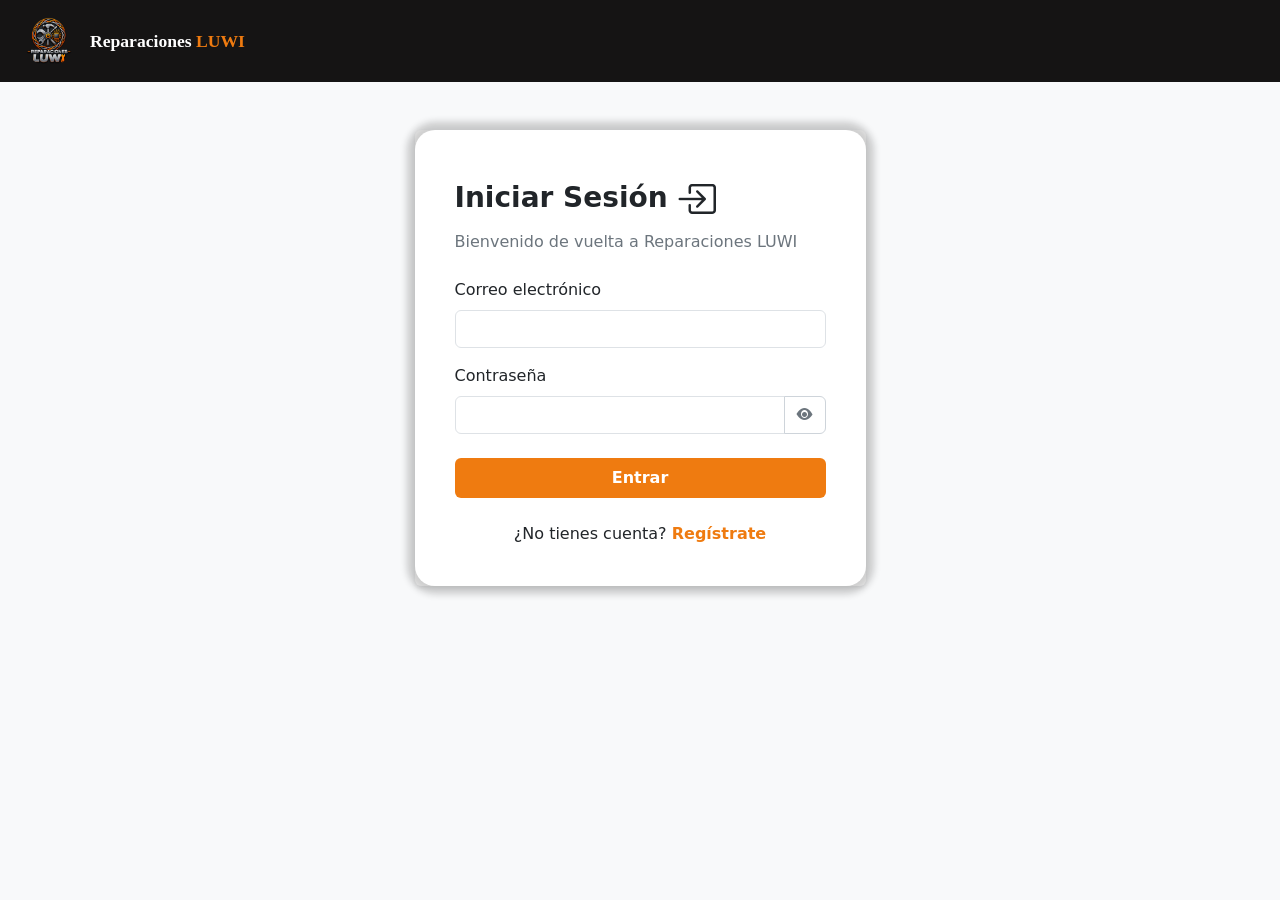
<file: pages/reparador/panelReparador.html>
<!DOCTYPE html>
<html lang="es-CO">
    <head>
        <meta charset="UTF-8">
        <meta name="viewport" content="width=device-width, initial-scale=1.0">
        <title>Reparaciones LuWi | Reparador</title>
        <!-- Bootstrap 5 CSS CDN -->
        <link href="https://cdn.jsdelivr.net/npm/bootstrap@5.3.3/dist/css/bootstrap.min.css" rel="stylesheet">
        <!-- Bootstrap Icons (Mantenido por si necesitas iconos en otro lado, como la lupa) -->
        <link href="https://cdn.jsdelivr.net/npm/bootstrap-icons@1.11.3/font/bootstrap-icons.min.css" rel="stylesheet">
        <!--Estilos personalizados-->
        <link href="/styles/styleIndex.css" rel="stylesheet">
        <link rel="stylesheet" href="/styles/otrasPantallas.css">
        <link href = "/Imagenes/logoLUWI.png" rel = "icon">
    </head>
    <body class="bg-light">
        <header class="text-white px-4 py-3 d-flex flex-wrap justify-content-between align-items-center gap-2">
            <a href="/pages/reparador/panelReparador.html" class="navbar-brand text-white fw-bold d-flex align-items-center gap-3 text-decoration-none" id="linkPrincipal">
                <img src="/Imagenes/logoLUWI.png" alt="Logo LUWI" width="50" height="50" class="rounded-circle object-fit-cover">
                <div>Reparaciones <span class="textNaranjas">LUWI</span></div>
            </a>
            <div class="d-flex align-items-center gap-3">
                <span class="d-none d-md-inline">Hola, <strong id="nombreUsuario"></strong></span>
                <button id="btnSalir" class="btn btn-outline-primary btn-sm">
                    <i class="bi bi-box-arrow-right me-1"></i> Cerrar sesión
                </button>
            </div>
        </header>

        <main class="container py-4">
            <!-- Pestañas -->
            <ul class="nav nav-pills mb-4" role="tablist">
                <li class="nav-item" role="presentation">
                    <button class="nav-link active d-flex align-items-center gap-2" data-bs-toggle = "pill" data-bs-target = "#tabDisponibles" type="button" role="tab">
                        <i class="bi bi-search fs-5"></i> Disponibles
                    </button>
                </li>
                <li class="nav-item" role="presentation">
                    <button class="nav-link d-flex align-items-center gap-2" data-bs-toggle="pill" data-bs-target="#tabMisOfertas" type="button" role="tab">
                        <i class="bi bi-cash-coin fs-4"></i> Mis ofertas
                        <span class="badge bg-secondary" id="contadorOfertas">0</span>
                    </button>
                </li>
            </ul>

            <div class="tab-content">
                <!-- Pestaña 1: reparaciones disponibles -->
                <div class="tab-pane fade show active" id="tabDisponibles" role="tabpanel">
                    <form id="formFiltro" class="d-flex gap-2 mb-3 flex-wrap">
                        <input type="text" class="form-control w-auto flex-grow-1" id="filtroCiudad" placeholder="Filtrar por ciudad">
                        <button type="submit" class="btn btn-primary fw-semibold">Buscar</button>
                        <button type="button" class="btn btn-outline-dark" id="btnTodas">Ver todas</button>
                    </form>

                    <div id="alertaDisponibles"></div>
                    <div id="listaDisponibles"></div>
                </div>

                <!-- Pestaña 2: mis ofertas -->
                <div class="tab-pane fade" id="tabMisOfertas" role="tabpanel">
                    <div class="d-flex justify-content-end mb-3">
                        <button id="btnActualizarOfertas" class="btn btn-outline-dark btn-sm">
                            <i class="bi bi-arrow-clockwise"></i> Actualizar
                        </button>
                    </div>

                    <div id="alertaMisOfertas"></div>
                    <div id="listaMisOfertas"></div>
                </div>
            </div>
        </main>

        <!-- Modelo para enviar una oferta a una reparación con estado disponible -->
        <div class="modal fade" id="modalOferta" tabindex="-1" aria-labelledby="tituloModal" aria-hidden="true">
            <div class="modal-dialog modal-dialog-centered">
                <div class="modal-content">
                    <form id="formOferta" novalidate>
                        <div class="modal-header">
                            <h2 class="modal-title h5" id="tituloModal">Enviar oferta</h2>
                            <button type="button" class="btn-close" data-bs-dismiss="modal" aria-label="Cerrar"></button>
                        </div>

                        <div class="modal-body">
                            <p class="text-secondary small">Reparación: <strong id="modalTituloReparacion"></strong></p>

                            <div id="alertaOferta"></div>

                            <div class="mb-3">
                                <label for="precioPropuesto" class="form-label">Tu precio (COP)</label>
                                <input type="number" class="form-control" name="precioPropuesto" id="precioPropuesto" min="1" required>
                                <div class="invalid-feedback">Escribe un precio mayor que cero.</div>
                            </div>

                            <div class="mb-3">
                                <label for="descripcionOferta" class="form-label">¿Qué harías?</label>
                                <textarea class="form-control" name="descripcion" id="descripcionOferta" rows="3" required></textarea>
                                <div class="invalid-feedback">Describe cómo harías la reparación.</div>
                            </div>

                            <div class="mb-1">
                                <label for="tiempoEstimado" class="form-label">Tiempo estimado</label>
                                <input type="text" class="form-control" name="tiempoEstimado" id="tiempoEstimado" maxlength="100" placeholder="Ej: 2 días" required>
                                <div class="invalid-feedback">Indica cúanto tardarías en realizar la reparación.</div>
                            </div>
                        </div>
                        <div class="modal-footer">
                            <button type="button" class="btn btn-outline-secondary" data-bs-dismiss="modal">Cancelar</button>
                            <button type="submit" class="btn btn-primary fw-semibold">Enviar oferta</button>
                        </div>
                    </form>
                </div>
            </div>
        </div>

        <script src="https://cdn.jsdelivr.net/npm/bootstrap@5.3.3/dist/js/bootstrap.bundle.min.js"></script>
        <script src="/js/api.js"></script>
        <script src="/js/panelReparador.js"></script>
    </body>
</html>
</file>
<file: styles/styleIndex.css>
@font-face {
    font-family: 'montserrat';
    src: url("https://fonts.googleapis.com/css2?family=Montserrat:ital,wght@0,100..900;1,100..900&display=swap");
}

html{
    scroll-behavior: smooth;
}

:root{
    --bg: #151414;
    --bg-opacity-4: rgba(21, 20, 20, .4);
    --btn-principal: #EF7B10;
    --btn-principal-hover: #BF620C;
    --btn-secundary-hover: #198744;
}

header{
    background-color: var(--bg);
}

#sect-hero{
    top: calc(100vh - 100rem);
}

#linkPrincipal{
    font-size: 1.1rem;
    font-family: 'montserrat';
}

li:hover a#preguntas-frecuentes i{
    color: #fff;
}

.enlacesNav, .textNaranjas{
    color: #EF7B10;
}

.nav-item:hover > .enlacesNav{
    color:#FFFFFF
}

.bi-search{
    color: #FFFFFF;
    font-size: 30px;
}

#sect-hero{
    background-image: url("/Imagenes/reparacionesHero.png"); 
    background-size: cover; 
    background-repeat: no-repeat;
    margin-top: 5.1rem;
}

.btn-primary{
    background-color: var(--btn-principal);
    border: none;
}

.btn-primary:hover, .btn-primary:focus, .btn-primary:active{
    background-color: var(--btn-principal-hover)  !important;
    transform: scale(1.05);
    box-shadow: 0px 0px 7px var(--btn-principal-hover);
}

.btn-primary:disabled{
    background: rgba(21, 20, 20, .4);
    border-color: rgba(21, 20, 20, .4);
}

.btn-tertiary{
    border: none;
}

.btn-tertiary:hover{
    background-color: rgb(101, 101, 101);
    transform: scale(1.05);
    box-shadow: 0px 0px 7px rgb(101, 101, 101);
}

.btn-info{
    background-color: #0EA5E9;
    border: none;
    transition: 0.2s;
}

.btn-info:hover{
    background-color: #0871a2;
    border: none;
    transform: scale(1.05);
    box-shadow: 0px 0px 7px #0EA5E9;
}

.bg-text{
    background: var(--bg-opacity-4);
}

#img-whatsapp{
    filter: drop-shadow(0 8px 5px var(--bg-opacity-4));
}

#img-whatsapp:hover{
    transform: scale(1.05);
    filter: drop-shadow(2px 9px 7px #0fc555);
}

.btn-success:hover{
    transform: scale(1.05);
    box-shadow: 0px 0px 7px var(--btn-secundary-hover);
}

.navbar-dark .navbar-toggler-icon{
    background-image: url("data:image/svg+xml,%3csvg xmlns='http://www.w3.org/2000/svg' viewBox='0 0 30 30'%3e%3cpath stroke='rgba%28239, 123, 16, 100' stroke-linecap='round' stroke-miterlimit='10' stroke-width='2' d='M4 7h22M4 15h22M4 23h22'/%3e%3c/svg%3e");
}

.navbar-dark .navbar-toggler-icon:hover{
    filter: drop-shadow(0 8px 5px var(--btn-principal));
    transform: scale(1.05);
}

.btn-close:focus{
    border: none;
    box-shadow: none;
}


.navbar-toggler{
    border: none;
}

.navbar-toggler:focus{
    outline: none;
    box-shadow: none;
}

.dropdown-menu-dark{
    background-color: var(--bg);
    border: none;
}

.dropdown-menu-dark .dropdown-item.active, .dropdown-menu-dark .dropdown-item:active{
    background: #BF620C;
    color: #FFFFFF;
}

.dropdown-item:focus{
    color: var(--btn-principal);
}


.dropdown-menu-dark .dropdown-item:hover{
    background: #EF7B1040;
}


.navbar-nav .dropdown::after{
    color: #FFFFFF;
}

.btn-dark:hover{
    transform: scale(1.05);
}

.footer-luwi{
    background-color: var(--bg);
    color: #cfcfcf;
}

.footer-luwi a{
    color: #cfcfcf;
    text-decoration: none;
}

.footer-luwi a:hover{
    color: var(--btn-principal);
}

.footer-luwi .btn-primary, .footer-luwi .btn-primary:hover{
    color: #FFFFFF;
}

section[id]{
    scroll-margin-top: 90px;
}

.paso-numero{
    width: 32px;
    height: 32px;
    border-radius: 50%;
    background-color: var(--btn-principal);
    color: #FFFFFF;
    font-weight: 700;
    display: inline-flex;
    align-items: center;
    justify-content: center;
    flex-shrink: 0;
}

.accordion-button:not(.collapsed){
    background-color: #EF7B1020;
    color: #212529;
    box-shadow: none;
}

.accordion-button:focus{
    border-color: var(--btn-principal);
    box-shadow: 0 0 0 .2rem #EF7B1040;
}

.btn-outline-primary{
    border-color: var(--btn-principal);
    color: var(--btn-principal);
    transition: 0.2s;
    font-weight: 700;
}

.btn-outline-primary:hover, .btn-outline-primary:active{
    background-color: var(--btn-principal) !important;
    border-color: var(--btn-principal) !important;
    box-shadow: 0px 0px 10px var(--btn-principal);
    transform: scale(1.05);
}

.enlace-naranja{
    color: var(--btn-principal);
    font-weight: 600;
}

.enlace-naranja:hover{
    text-decoration: underline !important;
}

.navbar-nav i:hover{
    color: #fff;
}

.border-primary{
    border-color: var(--btn-principal) !important;
}

.enlace{
    color: #212529;
}

.card-body{
    padding: 40px !important;
    border-radius: 20px;
    background: white;
    box-shadow: 0px 0px 7px 8px rgba(21, 20, 20, .2);
}

.btn-ver-password{
    --bs-btn-color: #6c757d;
    --bs-btn-border-color: #ced4da;
    --bs-btn-hover-color: #EF7B10;
    --bs-btn-hover-bg: #FFFFFF;
    --bs-btn-hover-border-color: #EF7B10;
    --bs-btn-active-color: #EF7B10;
    --bs-btn-active-bg: #FFFFFF;
    --bs-btn-active-border-color: #EF7B10;
    --bs-btn-focus-shadow-rgb: 239, 123, 16;
}

input[type = "password"]::-ms-reveal, input[type = "password"]::-ms-clear{
    display: none;
}

@media (max-width: 1080px) {

    .navbar-nav >li:hover{
        background-color: #BF620C;
        cursor: pointer;
    }

    .navbar-nav >li a#preguntas-frecuentes:hover{
        background-color: #BF620C;
    }

    .navbar-nav >li a#preguntas-frecuentes{
        display: flex;
        justify-content: center;
        text-align: center;
    }
    
}
</file>
<file: styles/otrasPantallas.css>
:root{
    --bg: #151414;
    --bg-opacity-4: rgba(21, 20, 20, .4);
    --btn-principal: #EF7B10;
    --btn-principal-hover: #BF620C;
    --btn-secundary-hover: #198744;
    --white: #ffffff
}


.btn-check:checked + .btn-rol{
    background-color: var(--btn-principal);
    border-color: var(--btn-principal);
    color: var(--white);
}

.btn-rol{
    border-color: #ced4da;
    color: #212529;
}

.btn-rol:hover{
    border-color: var(--btn-principal) !important;
    color: var(--btn-principal);
    background-color: var();
}

.form-control:focus, .form-select:focus{
    border-color: var(--btn-principal);
    box-shadow: 0 0 0 0.2rem #EF7B1040;
}

/* ------------------ Pestañas del panel de reparador -------------------- */
.nav-pills .nav-link{
    color: #212529;
}

.nav-pills .nav-link.active{
    background-color: var(--btn-principal);
    color: var(--white);
}

.btn-outline-dark{
    font-weight: 700;
    transition: 0.2s;
}

.btn-outline-dark:hover{
    background-color: var(--bg);
    transform: scale(1.05);
    box-shadow: 0px 0px 7px var(--bg);
}

.bg-secondary{
    background-color: #383d42 !important;
}

.card.rounded{
    border-radius: 20px !important;
}

@media (max-width : 390px) {
    #rolSelect{
        display: flex;
        flex-direction: column;;
    }

    #rolSelect .col-6{
        width: 100%;
    }
    #rolSelect .d-flex{
        flex-direction: column;
    }

}

@media (min-width: 1080px) {
    main#cont-formularioRegistro{
        padding: 0px !important;
    }
}
</file>
